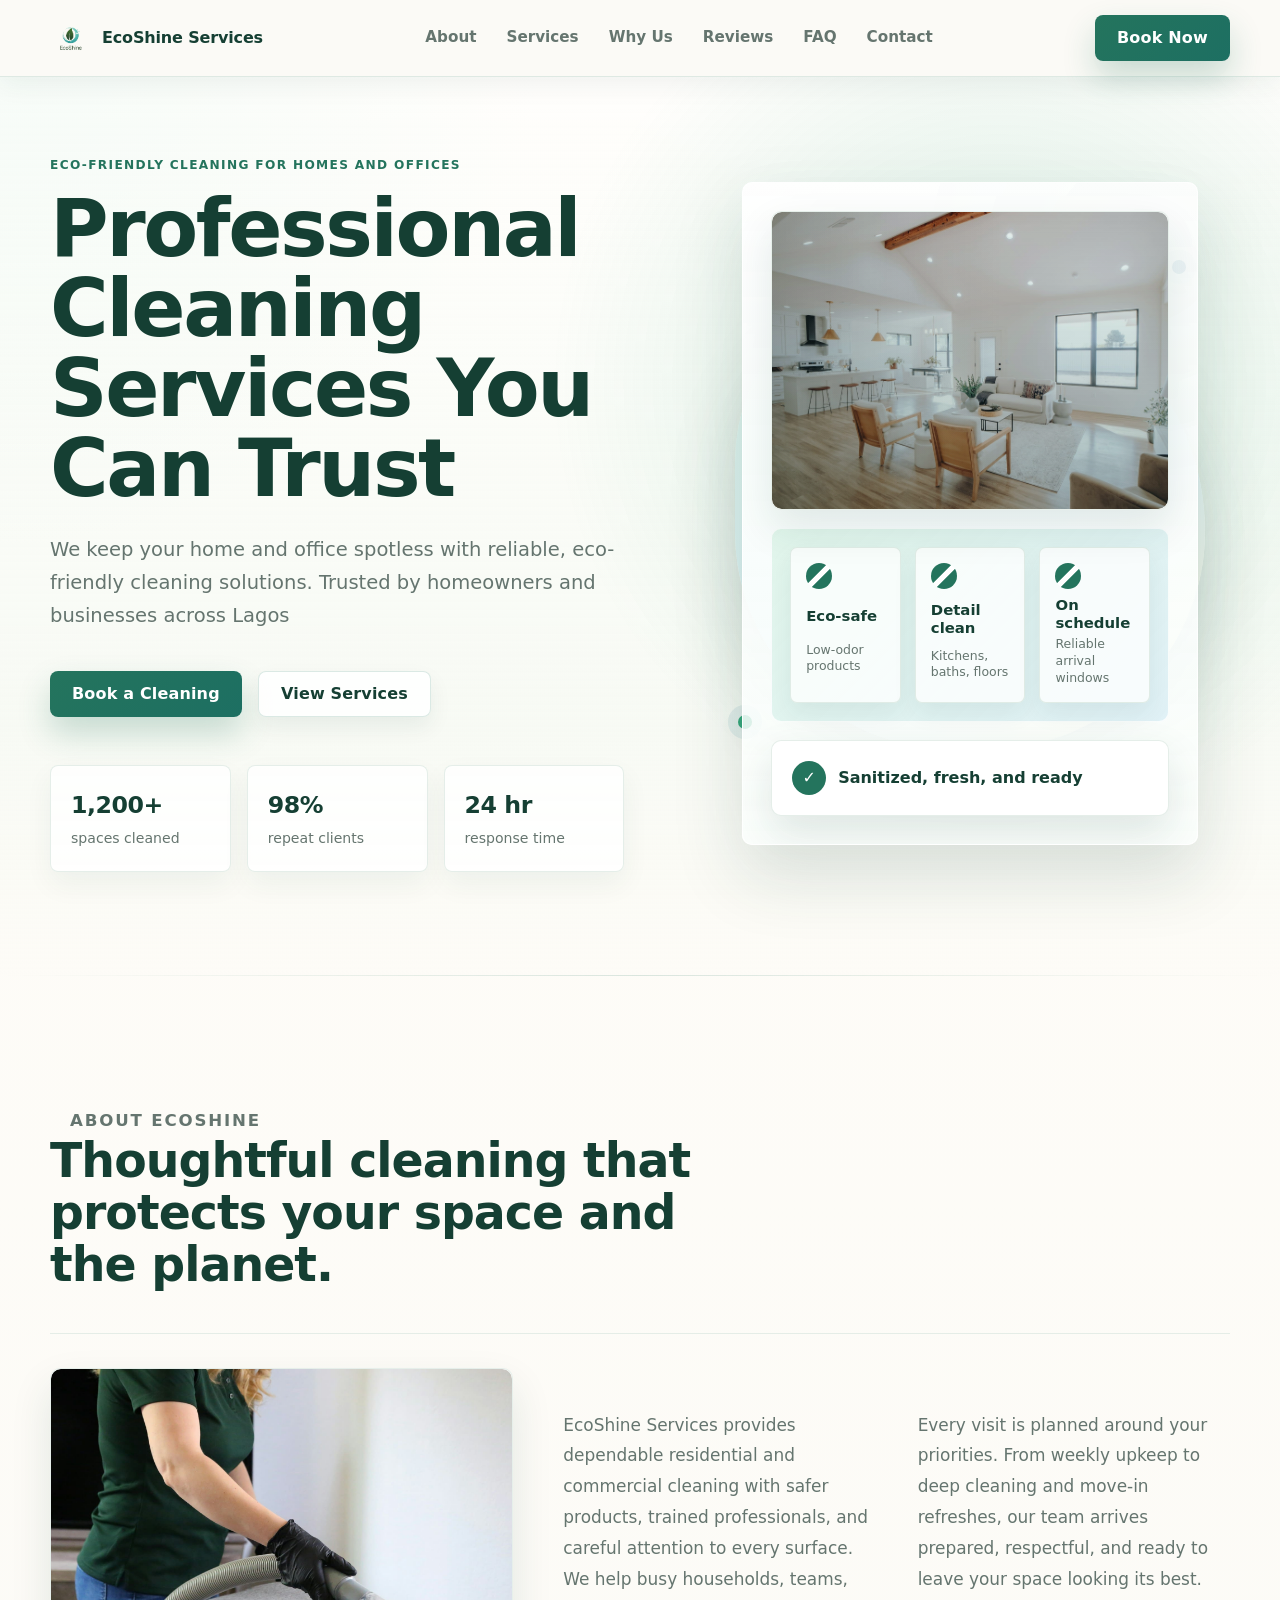
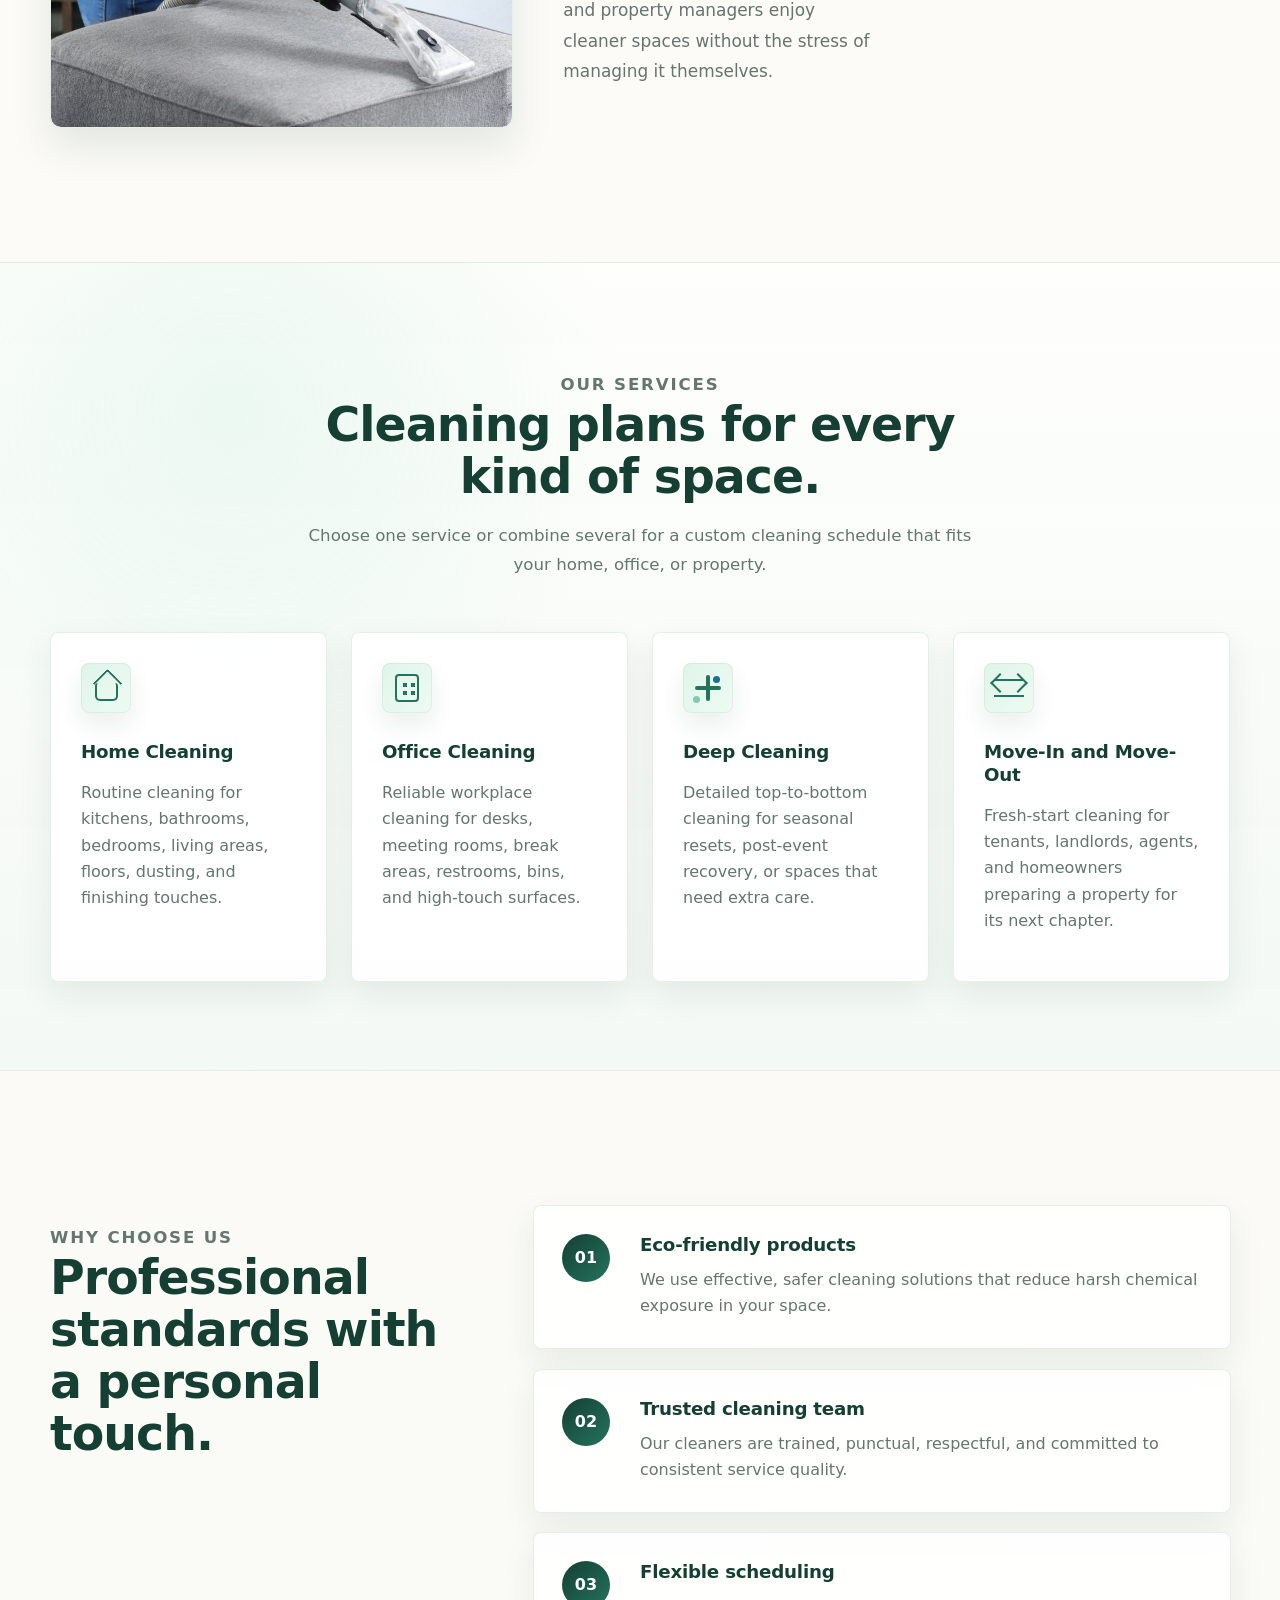
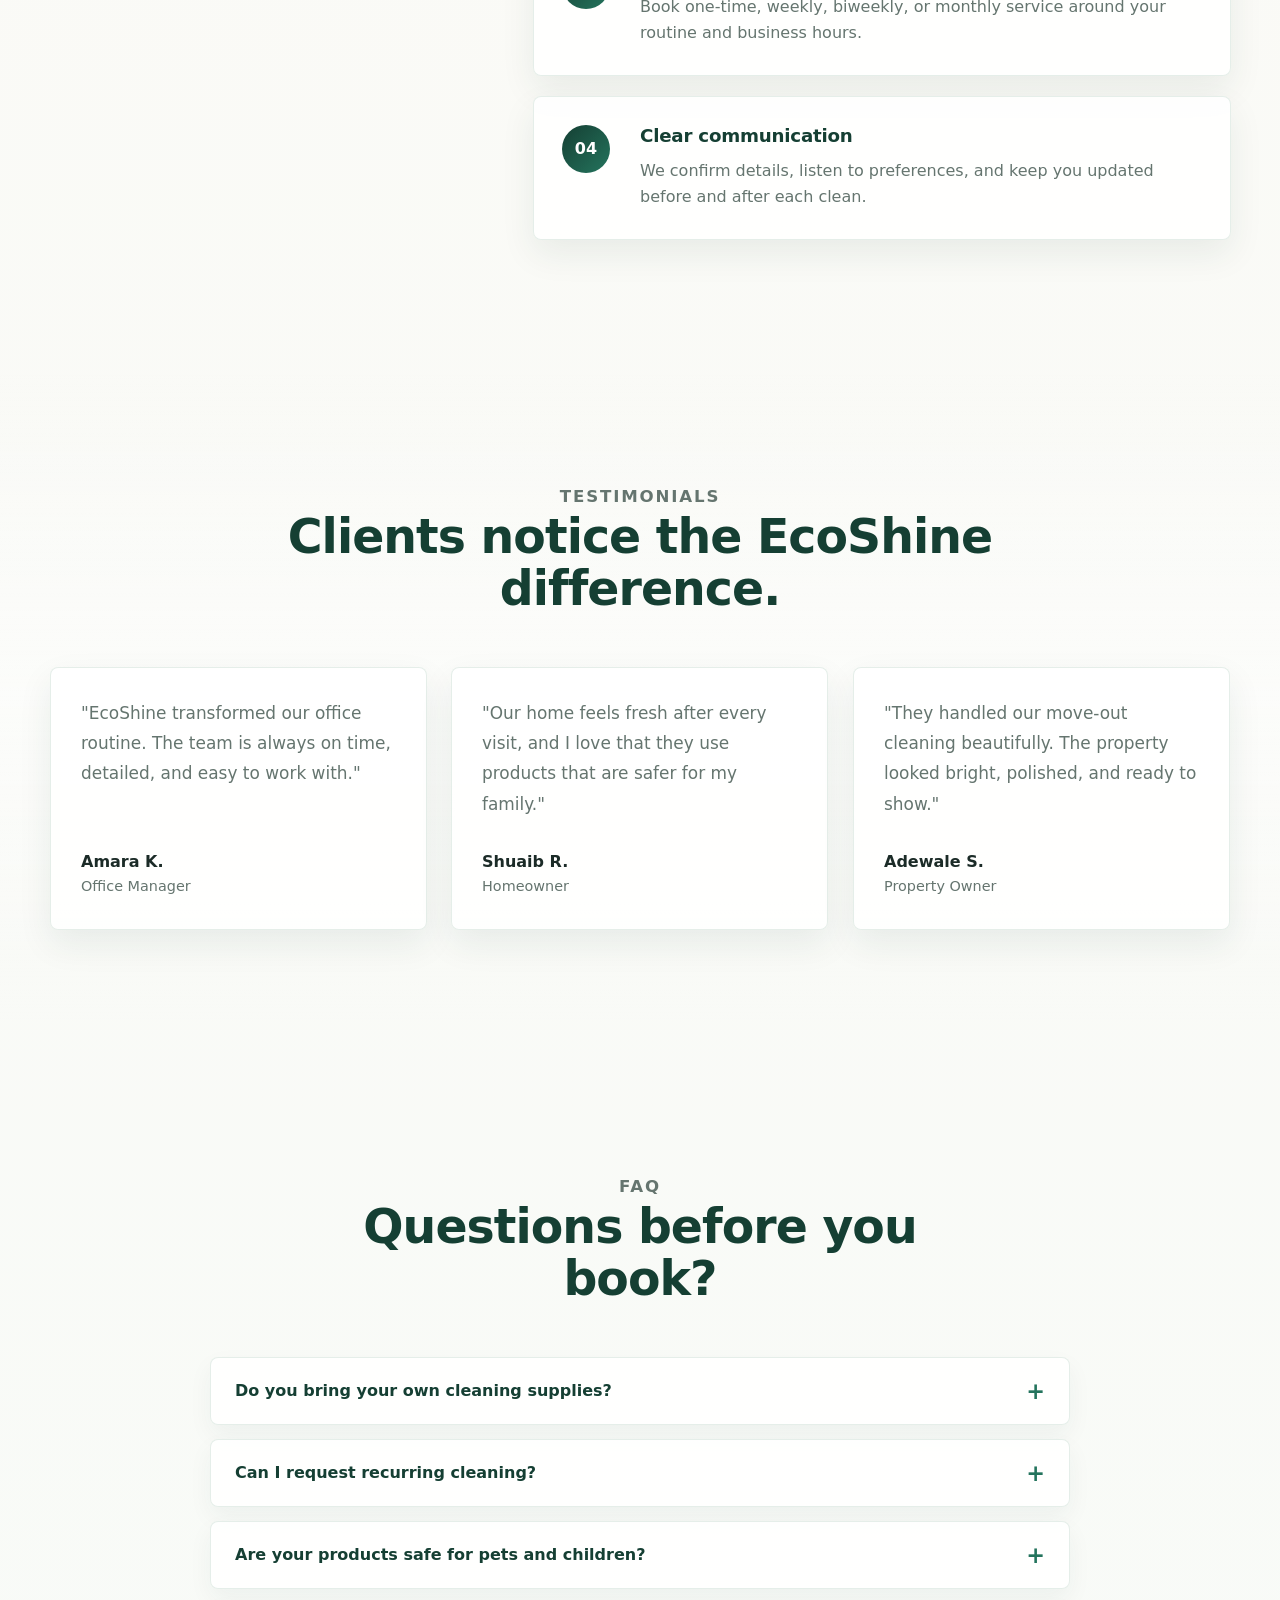
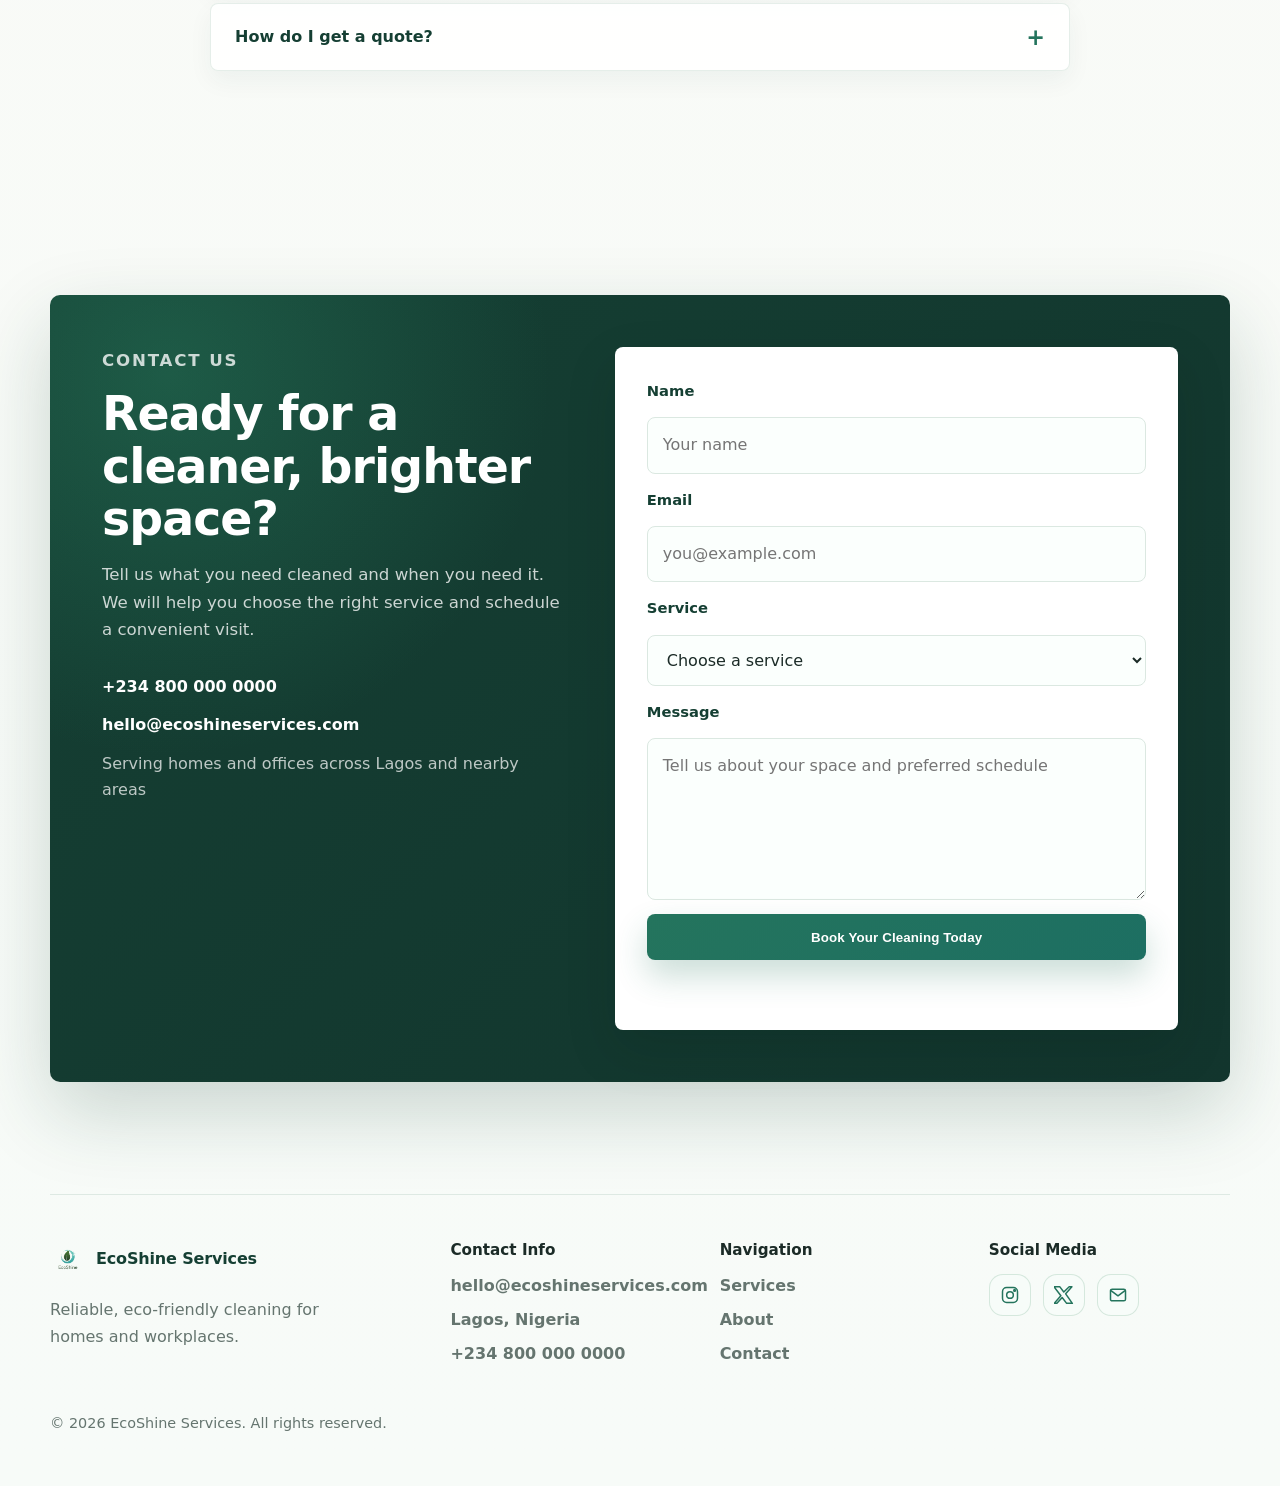
<file: index.html>
<!DOCTYPE html>
<html lang="en">
<head>
  <meta charset="UTF-8">
  <meta name="viewport" content="width=device-width, initial-scale=1.0">
  <title>EcoShine Services | Professional Cleaning Services</title>
  <link rel="stylesheet" href="style.css">
</head>
<body>
  <header class="site-header" id="top">
    <nav class="navbar" aria-label="Primary navigation">
      <a class="brand" href="#hero" aria-label="EcoShine Services home">
        <img src="images/ecoshine-logo.png" alt="EcoShine Services logo" class="brand-logo">
        <span class="brand-text">EcoShine Services</span>
      </a>

      <button class="menu-toggle" type="button" aria-label="Open navigation menu" aria-expanded="false">
        <span></span>
        <span></span>
        <span></span>
      </button>

      <ul class="nav-links">
        <li><a href="#about">About</a></li>
        <li><a href="#services">Services</a></li>
        <li><a href="#why-us">Why Us</a></li>
        <li><a href="#testimonials">Reviews</a></li>
        <li><a href="#faq">FAQ</a></li>
        <li><a href="#contact">Contact</a></li>
      </ul>

      <a class="nav-cta" href="#contact">Book Now</a>
    </nav>
  </header>

  <main>
    <section class="hero section" id="hero">
      <div class="hero-content">
        <p class="eyebrow">Eco-friendly cleaning for homes and offices</p>
        <h1>Professional Cleaning Services You Can Trust</h1>
        <p class="hero-text">
  We keep your home and office spotless with reliable, eco-friendly cleaning solutions. Trusted by homeowners and businesses across Lagos</p>
        <div class="hero-actions">
          <a class="btn btn-primary" href="#contact">Book a Cleaning</a>
          <a class="btn btn-secondary" href="#services">View Services</a>
        </div>
        <div class="hero-stats" aria-label="EcoShine highlights">
          <div>
            <strong>1,200+</strong>
            <span>spaces cleaned</span>
          </div>
          <div>
            <strong>98%</strong>
            <span>repeat clients</span>
          </div>
          <div>
            <strong>24 hr</strong>
            <span>response time</span>
          </div>
        </div>
      </div>

      <div class="hero-visual" aria-label="EcoShine cleaning service highlights">
        <div class="sparkle sparkle-one"></div>
        <div class="sparkle sparkle-two"></div>
        <div class="clean-card">
          <div class="hero-image">
            <img src="images/cleaning-hero.jpg" alt="Professional cleaner preparing a bright, spotless room" onerror="this.style.display='none'">
          </div>
          <div class="window-scene">
            <span>
              <strong>Eco-safe</strong>
              <small>Low-odor products</small>
            </span>
            <span>
              <strong>Detail clean</strong>
              <small>Kitchens, baths, floors</small>
            </span>
            <span>
              <strong>On schedule</strong>
              <small>Reliable arrival windows</small>
            </span>
          </div>
          <div class="check-card">
            <span class="check-icon">&#10003;</span>
            <p>Sanitized, fresh, and ready</p>
          </div>
        </div>
      </div>
    </section>

    <section class="section about" id="about">
      <div class="section-copy">
        <p class="eyebrow">About EcoShine</p>
        <h2>Thoughtful cleaning that protects your space and the planet.</h2>
      </div>
      <div class="about-content">
        <div class="about-image">
          <img src="images/about-cleaning.jpg" alt="Eco-friendly cleaning supplies arranged in a bright clean space" onerror="this.style.display='none'">
        </div>
        <div class="about-grid">
          <p>EcoShine Services provides dependable residential and commercial cleaning with safer products, trained professionals, and careful attention to every surface. We help busy households, teams, and property managers enjoy cleaner spaces without the stress of managing it themselves.</p>
          <p>Every visit is planned around your priorities. From weekly upkeep to deep cleaning and move-in refreshes, our team arrives prepared, respectful, and ready to leave your space looking its best.</p>
        </div>
      </div>
    </section>

    <section class="section services" id="services">
      <div class="section-copy centered">
        <p class="eyebrow">Our Services</p>
        <h2>Cleaning plans for every kind of space.</h2>
        <p>Choose one service or combine several for a custom cleaning schedule that fits your home, office, or property.</p>
      </div>
      <div class="cards service-grid">
        <article class="card">
          <span class="card-icon icon-home" aria-hidden="true">
            <span></span>
          </span>
          <h3>Home Cleaning</h3>
          <p>Routine cleaning for kitchens, bathrooms, bedrooms, living areas, floors, dusting, and finishing touches.</p>
        </article>
        <article class="card">
          <span class="card-icon icon-office" aria-hidden="true">
            <span></span>
          </span>
          <h3>Office Cleaning</h3>
          <p>Reliable workplace cleaning for desks, meeting rooms, break areas, restrooms, bins, and high-touch surfaces.</p>
        </article>
        <article class="card">
          <span class="card-icon icon-deep" aria-hidden="true">
            <span></span>
          </span>
          <h3>Deep Cleaning</h3>
          <p>Detailed top-to-bottom cleaning for seasonal resets, post-event recovery, or spaces that need extra care.</p>
        </article>
        <article class="card">
          <span class="card-icon icon-move" aria-hidden="true">
            <span></span>
          </span>
          <h3>Move-In and Move-Out</h3>
          <p>Fresh-start cleaning for tenants, landlords, agents, and homeowners preparing a property for its next chapter.</p>
        </article>
      </div>
    </section>

    <section class="section why-us" id="why-us">
      <div class="section-copy">
        <p class="eyebrow">Why Choose Us</p>
        <h2>Professional standards with a personal touch.</h2>
      </div>
      <div class="why-list">
        <div class="why-item">
          <span>01</span>
          <div>
            <h3>Eco-friendly products</h3>
            <p>We use effective, safer cleaning solutions that reduce harsh chemical exposure in your space.</p>
          </div>
        </div>
        <div class="why-item">
          <span>02</span>
          <div>
            <h3>Trusted cleaning team</h3>
            <p>Our cleaners are trained, punctual, respectful, and committed to consistent service quality.</p>
          </div>
        </div>
        <div class="why-item">
          <span>03</span>
          <div>
            <h3>Flexible scheduling</h3>
            <p>Book one-time, weekly, biweekly, or monthly service around your routine and business hours.</p>
          </div>
        </div>
        <div class="why-item">
          <span>04</span>
          <div>
            <h3>Clear communication</h3>
            <p>We confirm details, listen to preferences, and keep you updated before and after each clean.</p>
          </div>
        </div>
      </div>
    </section>

    <section class="section testimonials" id="testimonials">
      <div class="section-copy centered">
        <p class="eyebrow">Testimonials</p>
        <h2>Clients notice the EcoShine difference.</h2>
      </div>
      <div class="cards testimonial-grid">
        <article class="testimonial">
          <p>"EcoShine transformed our office routine. The team is always on time, detailed, and easy to work with."</p>
          <div>
            <strong>Amara K.</strong>
            <span>Office Manager</span>
          </div>
        </article>
        <article class="testimonial">
          <p>"Our home feels fresh after every visit, and I love that they use products that are safer for my family."</p>
          <div>
            <strong>Shuaib R.</strong>
            <span>Homeowner</span>
          </div>
        </article>
        <article class="testimonial">
          <p>"They handled our move-out cleaning beautifully. The property looked bright, polished, and ready to show."</p>
          <div>
            <strong>Adewale S.</strong>
            <span>Property Owner</span>
          </div>
        </article>
      </div>
    </section>

    <section class="section faq" id="faq">
      <div class="section-copy centered">
        <p class="eyebrow">FAQ</p>
        <h2>Questions before you book?</h2>
      </div>
      <div class="faq-list">
        <div class="faq-item">
          <button class="faq-question" type="button" aria-expanded="false">
            Do you bring your own cleaning supplies?
            <span>+</span>
          </button>
          <div class="faq-answer">
            <p>Yes. Our team brings professional cleaning supplies and equipment, including eco-friendly products for most surfaces.</p>
          </div>
        </div>
        <div class="faq-item">
          <button class="faq-question" type="button" aria-expanded="false">
            Can I request recurring cleaning?
            <span>+</span>
          </button>
          <div class="faq-answer">
            <p>Absolutely. We offer weekly, biweekly, monthly, and custom schedules for homes and offices.</p>
          </div>
        </div>
        <div class="faq-item">
          <button class="faq-question" type="button" aria-expanded="false">
            Are your products safe for pets and children?
            <span>+</span>
          </button>
          <div class="faq-answer">
            <p>We prioritize safer, low-odor cleaning options. Tell us about sensitivities or special requirements when booking.</p>
          </div>
        </div>
        <div class="faq-item">
          <button class="faq-question" type="button" aria-expanded="false">
            How do I get a quote?
            <span>+</span>
          </button>
          <div class="faq-answer">
            <p>Send your space type, approximate size, preferred service, and schedule through the contact form. We will respond with a clear quote.</p>
          </div>
        </div>
      </div>
    </section>

    <section class="section contact" id="contact">
      <div class="contact-panel">
        <div class="contact-info">
          <p class="eyebrow">Contact Us</p>
          <h2>Ready for a cleaner, brighter space?</h2>
          <p>Tell us what you need cleaned and when you need it. We will help you choose the right service and schedule a convenient visit.</p>
          <div class="contact-methods">
            <a href="tel:+2348000000000">+234 800 000 0000</a>
            <a href="mailto:hello@ecoshineservices.com">hello@ecoshineservices.com</a>
            <span>Serving homes and offices across Lagos and nearby areas</span>
          </div>
        </div>

        <form class="contact-form" name="ecoshine-contact" method="POST" data-netlify="true" netlify action="/thank-you/">
          <input type="hidden" name="form-name" value="ecoshine-contact">

          <label for="name">Name</label>
          <input id="name" name="name" type="text" placeholder="Your name" required>

          <label for="email">Email</label>
          <input id="email" name="email" type="email" placeholder="you@example.com" required>

          <label for="service">Service</label>
          <select id="service" name="service" required>
            <option value="">Choose a service</option>
            <option>Home Cleaning</option>
            <option>Office Cleaning</option>
            <option>Deep Cleaning</option>
            <option>Move-In and Move-Out</option>
          </select>

          <label for="message">Message</label>
          <textarea id="message" name="message" rows="5" placeholder="Tell us about your space and preferred schedule" required></textarea>

          <button class="btn btn-primary" type="submit">Book Your Cleaning Today</button>

          <p class="form-status" role="status" aria-live="polite"></p>
        </form>
      </div>
    </section>
  </main>

  <footer class="footer">
    <div class="footer-brand">
      <a class="brand footer-brand-logo" href="#hero" aria-label="EcoShine Services home">
        <img src="images/ecoshine-logo.png" alt="EcoShine Services logo" class="brand-logo">
        <span class="brand-text">EcoShine Services</span>
      </a>
      <p>Reliable, eco-friendly cleaning for homes and workplaces.</p>
    </div>

    <div class="footer-columns">
      <div class="footer-column">
        <h3>Contact Info</h3>
        <ul class="footer-links">
          <li><a href="mailto:hello@ecoshineservices.com">hello@ecoshineservices.com</a></li>
          <li><span>Lagos, Nigeria</span></li>
          <li><a href="tel:+2348000000000">+234 800 000 0000</a></li>
        </ul>
      </div>

      <div class="footer-column">
        <h3>Navigation</h3>
        <ul class="footer-links">
          <li><a href="#services">Services</a></li>
          <li><a href="#about">About</a></li>
          <li><a href="#contact">Contact</a></li>
        </ul>
      </div>

      <div class="footer-column">
        <h3>Social Media</h3>
        <div class="footer-social-links" aria-label="EcoShine social links">
          <a href="https://www.instagram.com/" target="_blank" rel="noopener" aria-label="Instagram">
            <svg viewBox="0 0 24 24" aria-hidden="true">
              <rect x="3" y="3" width="18" height="18" rx="5"></rect>
              <circle cx="12" cy="12" r="4"></circle>
              <circle cx="17.5" cy="6.5" r="1"></circle>
            </svg>
          </a>
          <a href="https://x.com/" target="_blank" rel="noopener" aria-label="X (Twitter)" class="social-icon">
          <svg viewBox="0 0 24 24" width="20" height="20" fill="currentColor" aria-hidden="true">
            <path d="M18.244 2H21.5l-7.5 8.57L22 22h-6.828l-5.35-6.998L3.5 22H.244l8.027-9.18L0 2h6.828l4.9 6.49L18.244 2z"/>
          </svg>
          </a>
          <a href="mailto:hello@ecoshineservices.com" aria-label="Email EcoShine">
            <svg viewBox="0 0 24 24" aria-hidden="true">
              <rect x="3" y="5" width="18" height="14" rx="2"></rect>
              <path d="M4 7l8 6 8-6"></path>
            </svg>
          </a>
        </div>
      </div>
    </div>

    <p class="copyright">&copy; 2026 EcoShine Services. All rights reserved.</p>
  </footer>

  <script src="script.js"></script>
</body>
</html>
</file>
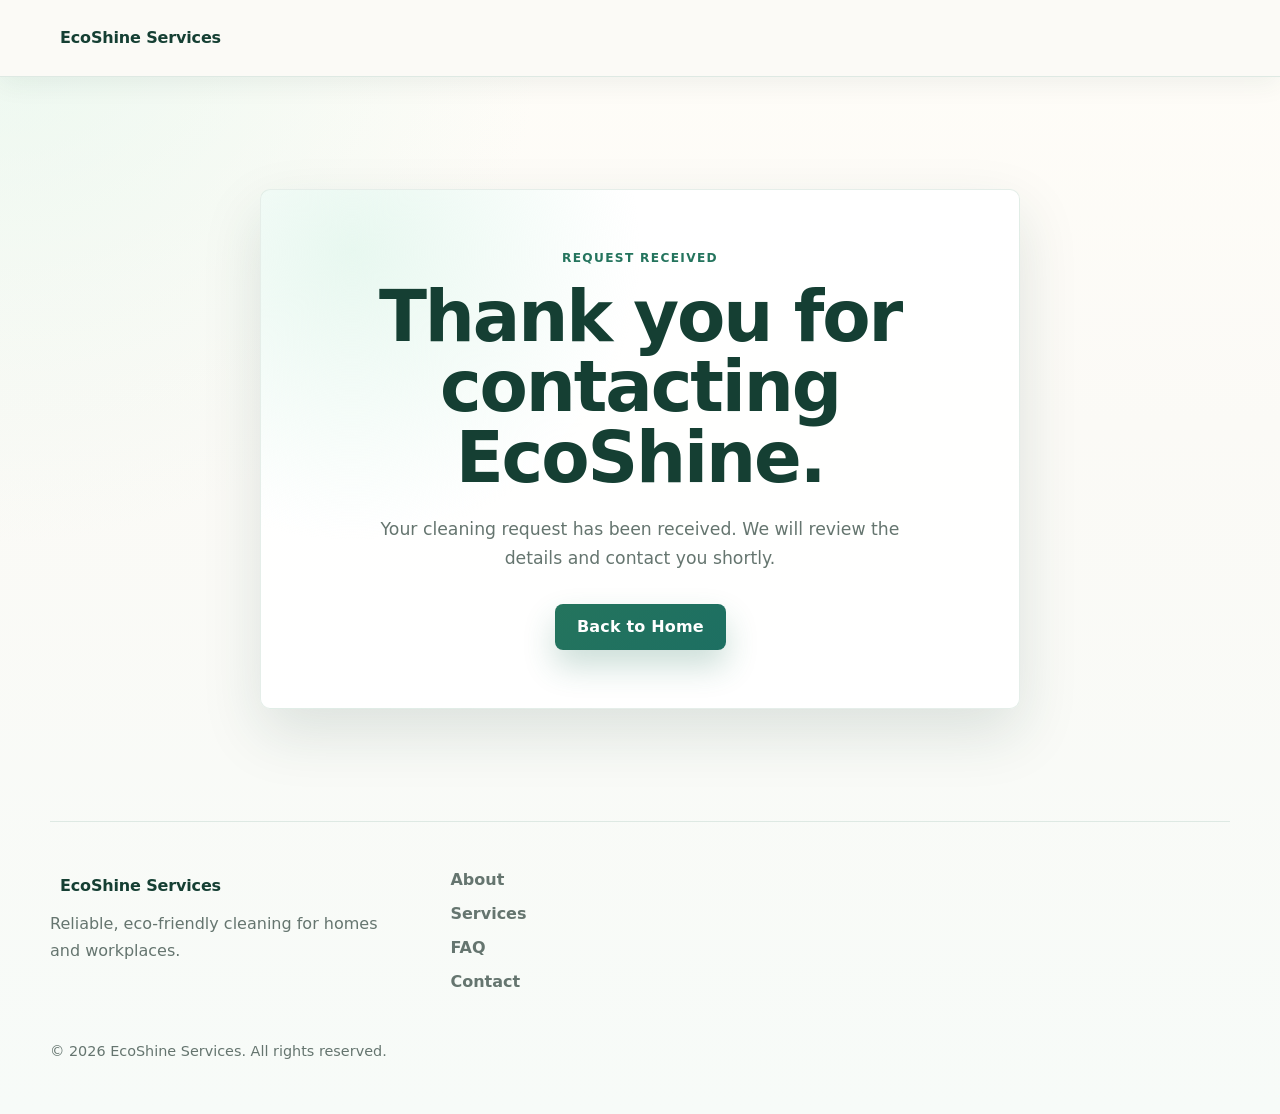
<file: thank-you.html>
<!DOCTYPE html>
<html lang="en">
<head>
  <meta charset="UTF-8">
  <meta name="viewport" content="width=device-width, initial-scale=1.0">
  <title>Thank You | EcoShine Services</title>
  <link rel="stylesheet" href="/style.css">
</head>
<body class="thank-you-page">
  <header class="site-header" id="top">
    <nav class="navbar" aria-label="Primary navigation">
      <a class="brand" href="index.html#hero" aria-label="EcoShine Services home">
        <span class="brand-mark" aria-hidden="true">
          <span class="brand-leaf"></span>
          <span class="brand-shine"></span>
        </span>
        <span>EcoShine Services</span>
      </a>
    </nav>
  </header>

  <main>
    <section class="section thank-you-section">
      <div class="thank-you-panel">
        <p class="eyebrow">Request Received</p>
        <h1>Thank you for contacting EcoShine.</h1>
        <p>Your cleaning request has been received. We will review the details and contact you shortly.</p>
        <a class="btn btn-primary" href="index.html">Back to Home</a>
      </div>
    </section>
  </main>

  <footer class="footer">
    <div>
      <a class="brand" href="index.html#hero">
        <span class="brand-mark" aria-hidden="true">
          <span class="brand-leaf"></span>
          <span class="brand-shine"></span>
        </span>
        <span>EcoShine Services</span>
      </a>
      <p>Reliable, eco-friendly cleaning for homes and workplaces.</p>
    </div>
    <div class="footer-links">
      <a href="index.html#about">About</a>
      <a href="index.html#services">Services</a>
      <a href="index.html#faq">FAQ</a>
      <a href="index.html#contact">Contact</a>
    </div>
    <p class="copyright">&copy; 2026 EcoShine Services. All rights reserved.</p>
  </footer>
</body>
</html>
</file>
<file: style.css>
:root {
  --green-900: #153f33;
  --green-700: #24745d;
  --green-500: #35a67b;
  --mint: #dff5ea;
  --blue: #1d6f8f;
  --cream: #fbfaf6;
  --white: #ffffff;
  --ink: #1b2b27;
  --muted: #65756f;
  --line: #dbe8e1;
  --soft-line: rgba(219, 232, 225, 0.72);
  --shadow: 0 24px 60px rgba(21, 63, 51, 0.13);
  --shadow-soft: 0 14px 34px rgba(21, 63, 51, 0.08);
  --shadow-hover: 0 24px 54px rgba(21, 63, 51, 0.14);
  --radius: 8px;
}

* {
  box-sizing: border-box;
}

html {
  scroll-behavior: smooth;
  scroll-padding-top: 90px;
}

body {
  margin: 0;
  font-family: Inter, ui-sans-serif, system-ui, -apple-system, BlinkMacSystemFont, "Segoe UI", Arial, sans-serif;
  color: var(--ink);
  background:
    radial-gradient(circle at top left, rgba(223, 245, 234, 0.58), transparent 34rem),
    linear-gradient(180deg, #fffdf8 0%, var(--cream) 38%, #f7fbf8 100%);
  line-height: 1.65;
  text-rendering: optimizeLegibility;
}

img,
svg {
  max-width: 100%;
}

img {
  display: block;
}

a {
  color: inherit;
  text-decoration: none;
}

.site-header {
  position: sticky;
  top: 0;
  z-index: 100;
  background: rgba(251, 250, 246, 0.96);
  border-bottom: 1px solid rgba(219, 232, 225, 0.9);
  box-shadow: 0 8px 24px rgba(21, 63, 51, 0.06);
  backdrop-filter: blur(16px);
}

.navbar {
  width: min(1180px, calc(100% - 32px));
  min-height: 76px;
  margin: 0 auto;
  display: flex;
  align-items: center;
  justify-content: space-between;
  gap: 22px;
}

.brand {
  display: inline-flex;
  align-items: center;
  gap: 10px;
  font-weight: 800;
  color: var(--green-900);
  white-space: nowrap;
  letter-spacing: -0.01em;
}

.brand-logo {
  display: block;
  width: auto;
  height: 42px;
  max-width: 120px;
  object-fit: contain;
  flex: 0 0 auto;
}

.brand-text {
  display: inline-block;
}

.nav-links {
  display: flex;
  align-items: center;
  justify-content: center;
  gap: 6px;
  padding: 0;
  margin: 0;
  list-style: none;
  color: var(--muted);
  font-weight: 600;
  font-size: 0.95rem;
}

.nav-links a {
  display: inline-flex;
  padding: 9px 12px;
  border-radius: 999px;
  transition: color 0.2s ease, background-color 0.2s ease;
}

.nav-links a:hover,
.nav-links a:focus {
  color: var(--green-700);
  background: rgba(223, 245, 234, 0.68);
}

.nav-cta,
.btn {
  display: inline-flex;
  align-items: center;
  justify-content: center;
  min-height: 46px;
  padding: 0 22px;
  border: 0;
  border-radius: var(--radius);
  font-weight: 800;
  cursor: pointer;
  letter-spacing: 0.01em;
  transition: transform 0.22s ease, box-shadow 0.22s ease, background-color 0.22s ease, border-color 0.22s ease, color 0.22s ease;
  will-change: transform;
}

.nav-cta,
.btn-primary {
  color: var(--white);
  background: linear-gradient(135deg, var(--green-700), #1d6f62);
  box-shadow: 0 16px 32px rgba(36, 116, 93, 0.24);
}

.btn-secondary {
  color: var(--green-900);
  background: rgba(255, 255, 255, 0.86);
  border: 1px solid rgba(36, 116, 93, 0.16);
  box-shadow: 0 10px 22px rgba(21, 63, 51, 0.07);
}

.nav-cta:hover,
.nav-cta:focus,
.btn:hover,
.btn:focus {
  transform: translateY(-3px);
}

.nav-cta:active,
.btn:active {
  transform: translateY(0);
}

.nav-cta:focus-visible,
.btn:focus-visible,
.nav-links a:focus-visible,
.footer-links a:focus-visible {
  outline: 3px solid rgba(53, 166, 123, 0.28);
  outline-offset: 3px;
}

.nav-cta:hover,
.nav-cta:focus,
.btn-primary:hover,
.btn-primary:focus {
  background: linear-gradient(135deg, #1f6b57, var(--green-500));
  box-shadow: 0 20px 40px rgba(36, 116, 93, 0.28);
}

.btn-secondary:hover,
.btn-secondary:focus {
  border-color: rgba(36, 116, 93, 0.34);
  background: var(--white);
  box-shadow: 0 16px 34px rgba(21, 63, 51, 0.1);
}

.menu-toggle {
  display: none;
  width: 44px;
  height: 44px;
  border: 1px solid var(--line);
  border-radius: var(--radius);
  background: var(--white);
  cursor: pointer;
}

.menu-toggle span {
  display: block;
  width: 20px;
  height: 2px;
  margin: 5px auto;
  background: var(--green-900);
  transition: transform 0.2s ease, opacity 0.2s ease;
}

.menu-toggle.is-open span:nth-child(1) {
  transform: translateY(7px) rotate(45deg);
}

.menu-toggle.is-open span:nth-child(2) {
  opacity: 0;
}

.menu-toggle.is-open span:nth-child(3) {
  transform: translateY(-7px) rotate(-45deg);
}

.section {
  position: relative;
  width: min(1180px, calc(100% - 32px));
  margin: 0 auto;
  padding: clamp(88px, 10vw, 112px) 0;
  scroll-margin-top: 92px;
}

.section > * {
  position: relative;
  z-index: 1;
}

.reveal-ready .reveal-on-scroll {
  opacity: 0;
  transform: translateY(18px);
  transition: opacity 0.65s ease, transform 0.65s ease;
  transition-delay: var(--reveal-delay, 0ms);
  will-change: opacity, transform;
}

.reveal-ready .reveal-on-scroll.is-visible {
  opacity: 1;
  transform: translateY(0);
}

.hero {
  min-height: calc(100vh - 76px);
  display: grid;
  grid-template-columns: minmax(0, 1.05fr) minmax(340px, 0.95fr);
  align-items: center;
  gap: clamp(48px, 7vw, 86px);
  padding-top: clamp(64px, 8vw, 78px);
  padding-bottom: clamp(84px, 9vw, 104px);
}

.hero::before {
  content: "";
  position: absolute;
  inset: 0 calc(50% - 50vw);
  z-index: 0;
  background:
    radial-gradient(circle at 78% 34%, rgba(53, 166, 123, 0.18), transparent 28rem),
    linear-gradient(180deg, rgba(255, 255, 255, 0.52), rgba(223, 245, 234, 0.2) 72%, transparent);
  pointer-events: none;
}

.hero::after {
  content: "";
  position: absolute;
  left: calc(50% - 50vw);
  right: calc(50% - 50vw);
  bottom: 0;
  z-index: 0;
  height: 1px;
  background: linear-gradient(90deg, transparent, rgba(36, 116, 93, 0.16), transparent);
  pointer-events: none;
}

.eyebrow {
  margin: 0 0 14px;
  color: var(--green-700);
  font-weight: 800;
  text-transform: uppercase;
  letter-spacing: 0.11em;
  font-size: 0.76rem;
}

h1,
h2,
h3,
p {
  overflow-wrap: anywhere;
}

h1 {
  max-width: 720px;
  margin: 0;
  color: var(--green-900);
  font-size: clamp(2.7rem, 6.6vw, 5rem);
  line-height: 1;
  letter-spacing: -0.03em;
}

h2 {
  margin: 0;
  color: var(--green-900);
  font-size: clamp(2rem, 3.7vw, 3rem);
  line-height: 1.1;
  letter-spacing: -0.02em;
}

h3 {
  margin: 0 0 10px;
  color: var(--green-900);
  font-size: 1.14rem;
  line-height: 1.25;
  letter-spacing: -0.012em;
}

.hero-text,
.section-copy p,
.about-grid p,
.card p,
.testimonial p,
.contact-info p,
.footer p,
.why-item p,
.faq-answer p {
  color: var(--muted);
}

.hero-text {
  max-width: 610px;
  margin: 24px 0 0;
  font-size: clamp(1.08rem, 1.8vw, 1.22rem);
  line-height: 1.7;
}

.hero-actions {
  display: flex;
  flex-wrap: wrap;
  gap: 16px;
  margin-top: 38px;
}

.hero-stats {
  display: grid;
  grid-template-columns: repeat(3, minmax(0, 1fr));
  gap: 16px;
  margin-top: 48px;
}

.hero-stats div {
  padding: 20px;
  border: 1px solid var(--soft-line);
  border-radius: var(--radius);
  background: rgba(255, 255, 255, 0.78);
  box-shadow: 0 12px 28px rgba(21, 63, 51, 0.06);
  transition: transform 0.22s ease, box-shadow 0.22s ease;
}

.hero-stats div:hover {
  transform: translateY(-3px);
  box-shadow: var(--shadow-soft);
}

.hero-stats strong {
  display: block;
  color: var(--green-900);
  font-size: 1.48rem;
  letter-spacing: -0.02em;
}

.hero-stats span {
  color: var(--muted);
  font-size: 0.88rem;
}

.hero-visual {
  position: relative;
  min-height: 520px;
  display: grid;
  place-items: center;
  isolation: isolate;
}

.hero-visual::before {
  content: "";
  position: absolute;
  width: min(470px, 92%);
  aspect-ratio: 1;
  border-radius: 42% 58% 50% 50%;
  background:
    radial-gradient(circle at 24% 22%, rgba(255, 255, 255, 0.92) 0 11%, transparent 12%),
    linear-gradient(145deg, var(--mint), #d9eef4 58%, #fff8dc);
  box-shadow: 0 32px 70px rgba(21, 63, 51, 0.15);
  z-index: -2;
}

.clean-card {
  position: relative;
  width: min(456px, 100%);
  min-height: 492px;
  display: grid;
  align-content: space-between;
  gap: 18px;
  padding: 28px;
  border: 1px solid rgba(255, 255, 255, 0.86);
  border-radius: 10px;
  background:
    linear-gradient(180deg, rgba(255, 255, 255, 0.92), rgba(251, 255, 253, 0.82)),
    radial-gradient(circle at 88% 10%, rgba(53, 166, 123, 0.2), transparent 34%);
  box-shadow: 0 28px 70px rgba(21, 63, 51, 0.16);
  overflow: hidden;
}

.hero-image,
.about-image {
  position: relative;
  overflow: hidden;
  border-radius: 10px;
  background: var(--white);
  border: 1px solid rgba(219, 232, 225, 0.68);
  box-shadow: 0 18px 42px rgba(21, 63, 51, 0.11);
}

.hero-image img,
.about-image img {
  position: absolute;
  inset: 0;
  width: 100%;
  height: 100%;
  object-fit: cover;
  border-radius: inherit;
}

.hero-image {
  aspect-ratio: 4 / 3;
  min-height: 205px;
}

.hero-image::after {
  content: "";
  position: absolute;
  inset: 0;
  border-radius: inherit;
  background:
    linear-gradient(180deg, rgba(21, 63, 51, 0.08), rgba(21, 63, 51, 0.28)),
    linear-gradient(90deg, rgba(21, 43, 39, 0.16), transparent 58%);
  pointer-events: none;
}

.window-scene {
  display: grid;
  grid-template-columns: repeat(3, minmax(0, 1fr));
  gap: 14px;
  padding: 18px;
  border-radius: 10px;
  background:
    linear-gradient(135deg, rgba(223, 245, 234, 0.92), rgba(217, 238, 244, 0.82)),
    var(--white);
  border: 1px solid rgba(255, 255, 255, 0.82);
}

.window-scene span {
  display: grid;
  gap: 4px;
  min-height: 118px;
  padding: 15px;
  border: 1px solid rgba(219, 232, 225, 0.82);
  border-radius: 7px;
  background: rgba(255, 255, 255, 0.76);
  box-shadow: 0 10px 24px rgba(21, 63, 51, 0.07);
  transition: transform 0.22s ease, box-shadow 0.22s ease, border-color 0.22s ease;
}

.window-scene span:hover {
  transform: translateY(-2px);
  border-color: rgba(53, 166, 123, 0.24);
  box-shadow: 0 16px 34px rgba(21, 63, 51, 0.1);
}

.window-scene span::before {
  content: "";
  width: 26px;
  height: 26px;
  margin-bottom: 4px;
  border-radius: 50%;
  background:
    linear-gradient(135deg, transparent 42%, var(--white) 43% 57%, transparent 58%),
    var(--green-700);
}

.window-scene strong {
  color: var(--green-900);
  font-size: 0.93rem;
  line-height: 1.2;
}

.window-scene small {
  color: var(--muted);
  font-size: 0.78rem;
  line-height: 1.35;
}

.plant,
.spray-bottle {
  display: none;
}

.check-card {
  position: relative;
  max-width: none;
  display: flex;
  align-items: center;
  gap: 12px;
  padding: 20px;
  border: 1px solid var(--soft-line);
  border-radius: 10px;
  background: var(--white);
  box-shadow: 0 18px 42px rgba(21, 63, 51, 0.13);
}

.check-card p {
  margin: 0;
  font-weight: 700;
  color: var(--green-900);
  line-height: 1.25;
}

.check-icon {
  flex: 0 0 34px;
  width: 34px;
  height: 34px;
  display: grid;
  place-items: center;
  border-radius: 50%;
  color: var(--white);
  background: var(--green-700);
}

.sparkle {
  position: absolute;
  width: 14px;
  height: 14px;
  border-radius: 50%;
  background: var(--blue);
  box-shadow:
    0 0 0 10px rgba(29, 111, 143, 0.09),
    0 14px 34px rgba(21, 63, 51, 0.12);
  z-index: -1;
}

.sparkle-one {
  top: 78px;
  right: 44px;
}

.sparkle-two {
  left: 28px;
  bottom: 116px;
  background: var(--green-500);
}

.section-copy {
  max-width: 720px;
}

.section-copy.centered {
  margin: 0 auto clamp(40px, 5vw, 52px);
  text-align: center;
}

.section-copy:not(.centered) {
  margin-bottom: clamp(34px, 4vw, 42px);
}

.section-copy p {
  max-width: 680px;
  margin: 18px auto 0;
  font-size: 1.04rem;
  line-height: 1.75;
}

.about-grid {
  display: grid;
  grid-template-columns: repeat(2, minmax(0, 1fr));
  gap: 42px;
  padding-top: 34px;
  border-top: 1px solid var(--soft-line);
  font-size: 1.06rem;
  line-height: 1.82;
}

.about-content {
  display: grid;
  grid-template-columns: minmax(280px, 0.82fr) minmax(0, 1.18fr);
  gap: clamp(34px, 5vw, 50px);
  align-items: center;
  padding-top: 34px;
  border-top: 1px solid var(--soft-line);
}

.about-content .about-grid {
  padding-top: 0;
  border-top: 0;
}

.about-image {
  height: 100%;
  min-height: 360px;
  align-self: stretch;
}

.cards {
  display: grid;
  gap: clamp(18px, 2.4vw, 24px);
}

.services::before,
.testimonials::before {
  content: "";
  position: absolute;
  inset: 22px calc(50% - 50vw);
  z-index: 0;
  pointer-events: none;
}

.services::before {
  border-top: 1px solid rgba(219, 232, 225, 0.72);
  border-bottom: 1px solid rgba(219, 232, 225, 0.72);
  background:
    radial-gradient(circle at 18% 18%, rgba(223, 245, 234, 0.6), transparent 24rem),
    linear-gradient(180deg, rgba(255, 255, 255, 0.68), rgba(239, 249, 244, 0.66));
}

.testimonials::before {
  background: linear-gradient(180deg, transparent, rgba(255, 255, 255, 0.46), transparent);
}

.service-grid {
  grid-template-columns: repeat(4, minmax(0, 1fr));
}

.service-grid .card {
  position: relative;
  overflow: hidden;
  min-height: 100%;
}

.service-grid .card::before {
  content: "";
  position: absolute;
  inset: 0 0 auto;
  height: 3px;
  background: linear-gradient(90deg, var(--green-500), var(--blue));
  opacity: 0;
  transition: opacity 0.24s ease;
}

.service-grid .card:hover::before {
  opacity: 1;
}

.card,
.testimonial {
  padding: clamp(24px, 2.7vw, 30px);
  border: 1px solid var(--soft-line);
  border-radius: var(--radius);
  background: rgba(255, 255, 255, 0.86);
  box-shadow: var(--shadow-soft);
  transition: transform 0.24s ease, box-shadow 0.24s ease, border-color 0.24s ease, background-color 0.24s ease;
}

.card:hover,
.testimonial:hover {
  transform: translateY(-4px);
  border-color: rgba(53, 166, 123, 0.26);
  background: var(--white);
  box-shadow: var(--shadow-hover);
}

.card-icon {
  width: 50px;
  height: 50px;
  display: grid;
  place-items: center;
  margin-bottom: 28px;
  border-radius: 8px;
  color: var(--green-900);
  background: linear-gradient(135deg, var(--mint), #eefaf3);
  box-shadow: inset 0 0 0 1px rgba(36, 116, 93, 0.08), 0 12px 24px rgba(21, 63, 51, 0.08);
  transition: transform 0.24s ease, background 0.24s ease, box-shadow 0.24s ease;
}

.card:hover .card-icon {
  transform: translateY(-2px) scale(1.04);
  background: linear-gradient(135deg, #ecfbf3, #dff5ff);
  box-shadow: inset 0 0 0 1px rgba(36, 116, 93, 0.14), 0 16px 30px rgba(21, 63, 51, 0.12);
}

.card-icon,
.card-icon span {
  position: relative;
}

.card-icon span,
.card-icon span::before,
.card-icon span::after {
  display: block;
  content: "";
}

.icon-home span {
  width: 23px;
  height: 18px;
  margin-top: 7px;
  border: 2px solid var(--green-700);
  border-top: 0;
  border-radius: 3px 3px 5px 5px;
}

.icon-home span::before {
  position: absolute;
  width: 19px;
  height: 19px;
  left: 0;
  right: 0;
  top: -10px;
  margin: auto;
  border-left: 2px solid var(--green-700);
  border-top: 2px solid var(--green-700);
  border-radius: 3px 0 0;
  transform: rotate(45deg);
}

.icon-office span {
  width: 24px;
  height: 28px;
  border: 2px solid var(--green-700);
  border-radius: 4px;
  background:
    linear-gradient(var(--green-700), var(--green-700)) 6px 7px / 4px 4px no-repeat,
    linear-gradient(var(--green-700), var(--green-700)) 14px 7px / 4px 4px no-repeat,
    linear-gradient(var(--green-700), var(--green-700)) 6px 15px / 4px 4px no-repeat,
    linear-gradient(var(--green-700), var(--green-700)) 14px 15px / 4px 4px no-repeat;
}

.icon-deep span {
  width: 28px;
  height: 28px;
}

.icon-deep span::before,
.icon-deep span::after {
  position: absolute;
  left: 50%;
  top: 50%;
  width: 4px;
  height: 26px;
  border-radius: 999px;
  background: var(--green-700);
  transform: translate(-50%, -50%);
}

.icon-deep span::after {
  transform: translate(-50%, -50%) rotate(90deg);
}

.icon-deep::after {
  content: "";
  position: absolute;
  right: 13px;
  top: 13px;
  width: 7px;
  height: 7px;
  border-radius: 50%;
  background: var(--blue);
  box-shadow: -20px 20px 0 rgba(53, 166, 123, 0.55);
}

.icon-move span {
  width: 30px;
  height: 18px;
  border-top: 2px solid var(--green-700);
  border-bottom: 2px solid var(--green-700);
}

.icon-move span::before,
.icon-move span::after {
  position: absolute;
  top: -5px;
  width: 12px;
  height: 12px;
  border-top: 2px solid var(--green-700);
}

.icon-move span::before {
  left: -1px;
  border-left: 2px solid var(--green-700);
  transform: rotate(-45deg);
}

.icon-move span::after {
  right: -1px;
  border-right: 2px solid var(--green-700);
  transform: rotate(45deg);
}

.why-us {
  display: grid;
  grid-template-columns: 0.75fr 1.25fr;
  gap: 64px;
  align-items: start;
}

.why-list {
  display: grid;
  gap: 20px;
}

.why-item {
  display: grid;
  grid-template-columns: 58px 1fr;
  gap: 20px;
  padding: clamp(24px, 2.5vw, 28px);
  border: 1px solid var(--soft-line);
  border-radius: var(--radius);
  background: rgba(255, 255, 255, 0.86);
  box-shadow: var(--shadow-soft);
  transition: transform 0.24s ease, box-shadow 0.24s ease, border-color 0.24s ease;
}

.why-item:hover {
  transform: translateX(4px);
  border-color: rgba(53, 166, 123, 0.26);
  box-shadow: var(--shadow-hover);
}

.why-item span {
  width: 48px;
  height: 48px;
  display: grid;
  place-items: center;
  border-radius: 50%;
  background: linear-gradient(135deg, var(--green-900), var(--green-700));
  color: var(--white);
  font-weight: 800;
}

.why-item p {
  margin: 0;
}

.testimonial-grid {
  grid-template-columns: repeat(3, minmax(0, 1fr));
}

.testimonial {
  display: flex;
  flex-direction: column;
  justify-content: space-between;
  gap: 30px;
}

.testimonial p {
  margin: 0;
  font-size: 1.06rem;
  line-height: 1.78;
}

.testimonial strong,
.testimonial span {
  display: block;
}

.testimonial span {
  color: var(--muted);
  font-size: 0.9rem;
}

.faq-list {
  max-width: 860px;
  margin: 0 auto;
  display: grid;
  gap: 14px;
}

.faq-item {
  border: 1px solid var(--soft-line);
  border-radius: var(--radius);
  background: rgba(255, 255, 255, 0.88);
  overflow: hidden;
  box-shadow: 0 10px 24px rgba(21, 63, 51, 0.05);
}

.faq-question {
  width: 100%;
  min-height: 66px;
  display: flex;
  align-items: center;
  justify-content: space-between;
  gap: 18px;
  padding: 0 24px;
  border: 0;
  background: transparent;
  color: var(--green-900);
  text-align: left;
  font: inherit;
  font-weight: 800;
  cursor: pointer;
}

.faq-question span {
  flex: 0 0 auto;
  font-size: 1.4rem;
  color: var(--green-700);
}

.faq-answer {
  display: none;
  padding: 0 22px 20px;
}

.faq-item.is-open .faq-answer {
  display: block;
}

.faq-item.is-open .faq-question span {
  transform: rotate(45deg);
}

.contact-panel {
  display: grid;
  grid-template-columns: minmax(0, 0.9fr) minmax(320px, 1.1fr);
  gap: clamp(34px, 5vw, 52px);
  padding: clamp(34px, 5vw, 52px);
  border-radius: 10px;
  background:
    radial-gradient(circle at 10% 10%, rgba(53, 166, 123, 0.28), transparent 30%),
    linear-gradient(135deg, var(--green-900), #12352d);
  box-shadow: 0 30px 80px rgba(21, 63, 51, 0.2);
}

.contact-info h2,
.contact-info p,
.contact-info .eyebrow {
  color: var(--white);
}

.contact-info p {
  opacity: 0.78;
  font-size: 1.04rem;
}

.contact-methods {
  display: grid;
  gap: 12px;
  margin-top: 30px;
  color: var(--white);
  font-weight: 700;
}

.contact-methods span {
  color: rgba(255, 255, 255, 0.72);
  font-weight: 500;
}

.contact-methods a {
  transition: color 0.2s ease, opacity 0.2s ease;
}

.contact-methods a:hover,
.contact-methods a:focus {
  color: #dff5ea;
}

.contact-form {
  display: grid;
  gap: 14px;
  padding: 32px;
  border-radius: 8px;
  background: var(--white);
  box-shadow: 0 20px 50px rgba(5, 28, 22, 0.15);
}

.contact-form label {
  color: var(--green-900);
  font-weight: 800;
  font-size: 0.92rem;
}

.contact-form input,
.contact-form select,
.contact-form textarea {
  width: 100%;
  border: 1px solid var(--line);
  border-radius: 8px;
  padding: 14px 15px;
  color: var(--ink);
  background: #fbfffd;
  font: inherit;
}

.contact-form input:focus,
.contact-form select:focus,
.contact-form textarea:focus {
  outline: 3px solid rgba(53, 166, 123, 0.2);
  border-color: var(--green-500);
}

.form-status {
  min-height: 24px;
  margin: 0;
  color: var(--green-700);
  font-weight: 700;
}

.thank-you-page {
  min-height: 100vh;
  display: flex;
  flex-direction: column;
}

.thank-you-page main {
  flex: 1;
}

.thank-you-section {
  min-height: calc(100vh - 250px);
  display: grid;
  place-items: center;
}

.thank-you-panel {
  width: min(760px, 100%);
  padding: clamp(34px, 6vw, 58px);
  border: 1px solid var(--soft-line);
  border-radius: 10px;
  background:
    radial-gradient(circle at 12% 12%, rgba(223, 245, 234, 0.72), transparent 18rem),
    rgba(255, 255, 255, 0.9);
  box-shadow: var(--shadow);
  text-align: center;
}

.thank-you-panel h1 {
  max-width: 680px;
  margin: 0 auto;
  font-size: clamp(2.35rem, 5.5vw, 4.4rem);
}

.thank-you-panel p:not(.eyebrow) {
  max-width: 560px;
  margin: 22px auto 0;
  color: var(--muted);
  font-size: 1.08rem;
}

.thank-you-panel .btn {
  margin-top: 32px;
}

.footer {
  width: min(1180px, calc(100% - 32px));
  margin: 0 auto;
  padding: 46px 0 50px;
  display: grid;
  grid-template-columns: minmax(220px, 0.8fr) minmax(0, 1.8fr);
  gap: 34px 54px;
  align-items: start;
  border-top: 1px solid rgba(219, 232, 225, 0.88);
}

.footer-brand {
  max-width: 320px;
}

.footer-brand-logo img {
  height: 36px;
  max-width: 104px;
}

.footer p {
  margin: 12px 0 0;
}

.footer-columns {
  display: grid;
  grid-template-columns: repeat(3, minmax(130px, 1fr));
  gap: 28px;
}

.footer-column h3 {
  margin: 0 0 14px;
  color: var(--deep);
  font-size: 0.95rem;
  letter-spacing: 0;
}

.footer-links {
  display: grid;
  gap: 10px;
  margin: 0;
  padding: 0;
  list-style: none;
  color: var(--muted);
  font-weight: 600;
  line-height: 1.5;
}

.footer-links a {
  display: inline-flex;
  color: inherit;
  transition: color 0.2s ease, transform 0.2s ease;
}

.footer-links span {
  color: var(--muted);
}

.footer-links a:hover,
.footer-links a:focus {
  color: var(--green-700);
  transform: translateY(-1px);
}

.footer-social-links {
  display: flex;
  flex-wrap: wrap;
  gap: 12px;
  align-items: center;
}

.footer-social-links a {
  display: inline-flex;
  align-items: center;
  justify-content: center;
  width: 42px;
  height: 42px;
  color: var(--green-700);
  border: 1px solid rgba(38, 122, 74, 0.16);
  border-radius: 14px;
  background: rgba(247, 252, 249, 0.9);
  transition: color 0.2s ease, border-color 0.2s ease, background 0.2s ease, transform 0.2s ease;
}

.footer-social-links a:hover,
.footer-social-links a:focus {
  color: var(--deep);
  border-color: rgba(38, 122, 74, 0.32);
  background: var(--mint);
  transform: translateY(-2px) scale(1.04);
}

.footer-social-links svg {
  width: 20px;
  height: 20px;
  fill: none;
  stroke: currentColor;
  stroke-width: 1.8;
  stroke-linecap: round;
  stroke-linejoin: round;
}

.copyright {
  grid-column: 1 / -1;
  margin-top: 4px;
  font-size: 0.9rem;
}

@media (max-width: 980px) {
  .nav-cta {
    display: none;
  }

  .hero,
  .why-us,
  .contact-panel {
    grid-template-columns: 1fr;
  }

  .hero {
    min-height: auto;
    padding-top: 62px;
    padding-bottom: 76px;
  }

  .hero-visual {
    min-height: 540px;
  }

  .about-content {
    grid-template-columns: 1fr;
  }

  .about-image {
    min-height: 320px;
  }

  .service-grid,
  .testimonial-grid {
    grid-template-columns: repeat(2, minmax(0, 1fr));
  }
}

@media (max-width: 760px) {
  .navbar {
    min-height: 68px;
  }

  .menu-toggle {
    display: block;
  }

  .nav-links {
    position: fixed;
    top: 68px;
    left: 16px;
    right: 16px;
    display: none;
    flex-direction: column;
    align-items: stretch;
    gap: 0;
    padding: 10px;
    border: 1px solid var(--line);
    border-radius: 8px;
    background: var(--white);
    box-shadow: var(--shadow);
  }

  .nav-links.is-open {
    display: flex;
  }

  .nav-links a {
    display: block;
    padding: 14px;
    border-radius: 7px;
  }

  .nav-links a:hover,
  .nav-links a:focus {
    background: var(--mint);
  }

  .section {
    padding: 72px 0;
  }

  .hero {
    padding-top: 50px;
    padding-bottom: 64px;
    gap: 38px;
  }

  .hero-stats,
  .about-grid,
  .service-grid,
  .testimonial-grid {
    grid-template-columns: 1fr;
  }

  .hero-visual {
    min-height: 0;
  }

  .clean-card {
    min-height: 0;
    padding: 22px;
  }

  .window-scene {
    grid-template-columns: 1fr;
    padding: 14px;
  }

  .window-scene span {
    min-height: 70px;
    padding: 14px;
  }

  .hero-image {
    min-height: 190px;
  }

  .about-image {
    min-height: 280px;
  }

  .contact-panel,
  .contact-form {
    padding: 28px;
  }

  .footer {
    grid-template-columns: 1fr;
    gap: 30px;
  }

  .footer-columns {
    grid-template-columns: 1fr;
    gap: 24px;
  }
}

@media (max-width: 480px) {
  .navbar,
  .section,
  .footer {
    width: min(100% - 24px, 1180px);
  }

  .brand {
    font-size: 0.95rem;
  }

  .site-header .brand-logo {
    height: 34px;
    max-width: 96px;
  }

  .footer-brand-logo img {
    height: 32px;
    max-width: 90px;
  }

  .hero-actions .btn {
    width: 100%;
  }

  .hero-stats div,
  .card,
  .testimonial,
  .why-item {
    padding: 22px;
  }

  .hero-visual {
    min-height: 0;
  }

  .clean-card {
    min-height: 0;
    padding: 18px;
  }

  .window-scene {
    gap: 12px;
  }

  .window-scene span {
    min-height: 66px;
  }

  .hero-image {
    min-height: 170px;
  }

  .about-image {
    min-height: 240px;
  }

  .section-copy.centered {
    margin-bottom: 34px;
  }

  .plant {
    display: none;
  }

  .spray-bottle {
    display: none;
  }

  .check-card {
    max-width: none;
  }

  .why-item {
    grid-template-columns: 1fr;
  }
}

@media (prefers-reduced-motion: reduce) {
  html {
    scroll-behavior: auto;
  }

  *,
  *::before,
  *::after {
    animation-duration: 0.01ms !important;
    animation-iteration-count: 1 !important;
    scroll-behavior: auto !important;
    transition-duration: 0.01ms !important;
  }

  .reveal-ready .reveal-on-scroll {
    opacity: 1;
    transform: none;
  }
}
</file>
